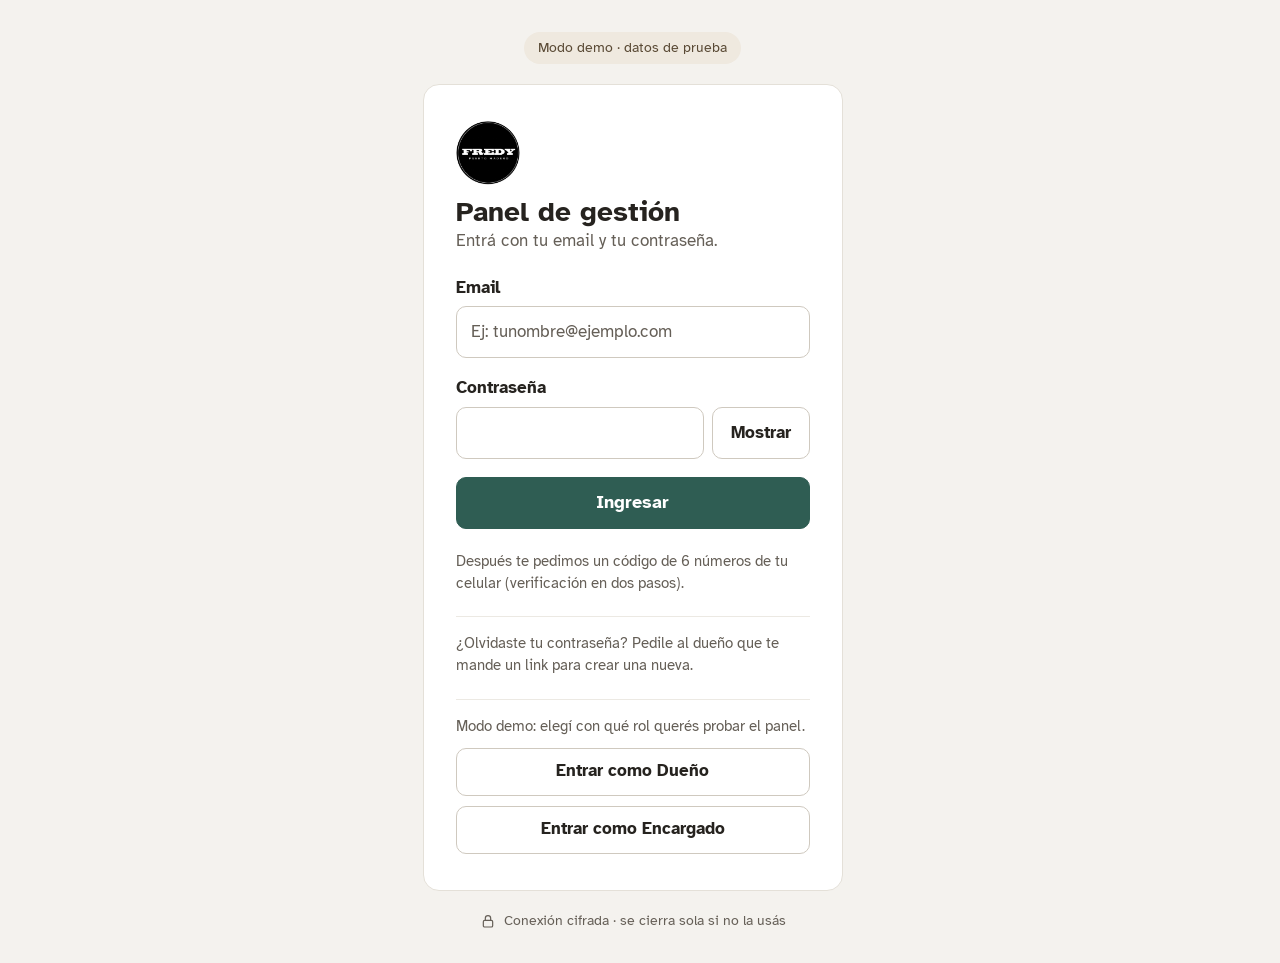
<file: index.html>
<!doctype html>
<html lang="es">
<head>
<meta charset="utf-8">
<meta name="viewport" content="width=device-width, initial-scale=1">
<meta name="robots" content="noindex, nofollow">
<meta name="referrer" content="no-referrer">
<title>Ingresar · Panel Fredy</title>
<link rel="icon" type="image/svg+xml" href="img/favicon.svg">
<link rel="icon" type="image/png" sizes="48x48" href="img/favicon.png">
<link rel="apple-touch-icon" href="img/apple-touch-icon.png">
<link rel="preconnect" href="https://fonts.googleapis.com">
<link rel="preconnect" href="https://fonts.gstatic.com" crossorigin>
<link rel="stylesheet" href="https://fonts.googleapis.com/css2?family=Atkinson+Hyperlegible:wght@400;700&amp;display=swap">
<link rel="stylesheet" href="css/tokens.css">
<link rel="stylesheet" href="css/base.css">
<link rel="stylesheet" href="css/components.css">
<link rel="stylesheet" href="css/layout.css">
<script src="js/arranque.js"></script>
<script type="module" src="js/login.js"></script>
</head>
<body>
<a class="skip" href="#ingreso">Ir al contenido</a>
<div class="login">
  <div class="demo solo" id="cinta" hidden>Modo demo · datos de prueba</div>

  <main class="login-card" id="ingreso">
    <div>
      <img class="login-logo" src="img/logo-fredy.jpg" alt="Fredy Puerto Madero" width="64" height="64">
      <h1>Panel de gestión</h1>
      <p class="muted">Entrá con tu email y tu contraseña.</p>
    </div>

    <form class="login-form" id="form-ingreso" novalidate>
      <div class="field">
        <label for="email">Email</label>
        <input class="input lg" id="email" name="email" type="email" placeholder="Ej: tunombre@ejemplo.com" autocomplete="username" required>
      </div>
      <div class="field">
        <label for="clave">Contraseña</label>
        <div class="input-row">
          <input class="input lg" id="clave" name="clave" type="password" autocomplete="current-password" required>
          <button class="btn" type="button" id="ver-clave" aria-controls="clave" aria-pressed="false">Mostrar</button>
        </div>
      </div>
      <p class="help" id="aviso-ingreso" role="alert" hidden></p>
      <button class="btn pri full lg" type="submit">Ingresar</button>
    </form>

    <p class="help">Después te pedimos un código de 6 números de tu celular (verificación en dos pasos).</p>
    <p class="help login-sep">¿Olvidaste tu contraseña? Pedile al dueño que te mande un link para crear una nueva.</p>

    <div class="login-demo" id="ingreso-demo" hidden>
      <p class="help">Modo demo: elegí con qué rol querés probar el panel.</p>
      <button class="btn full" type="button" data-rol="dueno">Entrar como Dueño</button>
      <button class="btn full" type="button" data-rol="encargado">Entrar como Encargado</button>
    </div>
  </main>

  <p class="lock">
    <svg viewBox="0 0 24 24" fill="none" stroke="currentColor" stroke-width="1.8" stroke-linecap="round" aria-hidden="true"><rect x="5" y="11" width="14" height="10" rx="2"/><path d="M8 11V8a4 4 0 0 1 8 0v3"/></svg>
    Conexión cifrada · se cierra sola si no la usás
  </p>
</div>
</body>
</html>
</file>
<file: css/tokens.css>
/* Tokens de diseño · copiados tal cual del brief (sección 3).
   Lo de abajo de "Derivados" sale de las tablas del brief, pasado a rem
   para que todo escale con el tamaño de letra de Ajustes (1rem = --fs-base). */
:root{
  /* Superficies */
  --bg:#F4F2EE;          /* fondo general */
  --surface:#FFFFFF;     /* tarjetas */
  --sidebar:#FBFAF8;     /* menú lateral */
  --border:#E4E0D8;      /* bordes de tarjetas */
  --divider:#ECE9E3;     /* separadores internos */
  --hover:#ECE9E3;
  /* Texto */
  --text:#26231F;
  --text-2:#3A362F;      /* secundario fuerte */
  --muted:#655F57;       /* ayudas y subtítulos (contraste AA sobre blanco y crema) */
  /* Acento */
  --accent:#2F5D53;      /* botón principal */
  --accent-hover:#264C44;
  --accent-soft:#E3ECE8; /* ítem de menú activo, etiqueta "confirmado/listo" */
  --accent-ink:#1F433B;  /* texto sobre accent-soft */
  /* Estados */
  --ok:#3E8E5A;          /* punto "abierto", interruptor encendido */
  --off:#B9B2A7;         /* interruptor apagado */
  --warn-soft:#F6EBD9; --warn-ink:#6B4A12;   /* "por confirmar" */
  --info-soft:#E6EEF6; --info-ink:#244A6B;   /* "en preparación" */
  --danger-ink:#8A3B2E;                       /* "sin stock" */
  /* Agregados para el cierre de emergencia (no estaban en el brief) */
  --danger-hover:#73301F; --danger-soft:#F6E4E0; --danger-border:#E3B9AF;
  --demo-soft:#EFE9DF; --demo-ink:#5A4A35;   /* cinta "boceto / demo" */
  --control-border:#CFC9BF;
  --select-soft:#F2F7F5;  /* opción marcada (días de show, tipo de cierre) */
  /* Forma */
  --r-sm:8px; --r:10px; --r-card:14px; --r-pill:999px;
  --h-control:48px;      /* alto mínimo de botones y campos */
  /* Tipografía */
  --font:'Atkinson Hyperlegible',system-ui,sans-serif;
  --fs-base:17px;        /* cambia con el tamaño de letra de Ajustes */

  /* Derivados (px del boceto ÷ 17) */
  --fs-h1:calc(30rem / 17);
  --fs-h2:calc(21rem / 17);
  --fs-big:calc(36rem / 17);
  --fs-estado:calc(26rem / 17);
  --fs-hora:calc(22rem / 17);
  --fs-code:calc(20rem / 17);
  --fs-help:calc(15rem / 17);
  --fs-label:calc(14rem / 17);
  --fs-brand:calc(21rem / 17);

  /* Movimiento: corto y firme (panel de trabajo, no marketing) */
  --ease-out:cubic-bezier(0.23, 1, 0.32, 1);
  --press:160ms;
}
</file>
<file: css/base.css>
/* Base: reset mínimo, tipografía y accesibilidad. */
*,*::before,*::after{box-sizing:border-box}

html{
  font-size:var(--fs-base);
  scrollbar-gutter:stable; /* el contenido no "salta" entre pantallas con y sin scroll */
  -webkit-text-size-adjust:100%;
  text-size-adjust:100%;
}
html[data-letra="grande"]{--fs-base:20px}
html[data-letra="muy-grande"]{--fs-base:24px}

body{
  margin:0;
  background:var(--bg);
  color:var(--text);
  font-family:var(--font);
  font-size:1rem;
  line-height:1.45;
  -webkit-font-smoothing:antialiased;
}

h1,h2,h3,p{margin:0}
h1{font-size:var(--fs-h1);font-weight:700;line-height:1.2}
h2{font-size:var(--fs-h2);font-weight:700;line-height:1.25}
/* El título recibe el foco al cambiar de sección (para lectores de pantalla); no es un
   control, así que no lleva recuadro. */
h1:focus,h1:focus-visible{outline:none}

a{color:var(--accent)}
@media (hover:hover) and (pointer:fine){ a:hover{color:var(--accent-ink)} }

img,svg{display:block;max-width:100%}
button,input,select,textarea{font:inherit;color:inherit}
/* Toque limpio en el celular: sin destello gris ni demora por doble toque */
a,button,label,summary,input{-webkit-tap-highlight-color:transparent;touch-action:manipulation}
/* Títulos parejos y párrafos sin una palabra sola en la última línea */
h1,h2,h3{text-wrap:balance}
p,.help{text-wrap:pretty}

/* Foco visible en todo lo que se toca con teclado */
:focus-visible{outline:3px solid var(--accent);outline-offset:2px}

.muted{color:var(--muted)}
.help{font-size:var(--fs-help);color:var(--muted)}

.sr-only{
  position:absolute;width:1px;height:1px;padding:0;margin:-1px;
  overflow:hidden;clip:rect(0,0,0,0);white-space:nowrap;border:0;
}

/* "Ir al contenido" */
.skip{
  position:absolute;left:12px;top:-100px;z-index:100;
  background:var(--text);color:#fff;font-weight:700;
  padding:12px 18px;border-radius:var(--r);text-decoration:none;
}
.skip:focus{top:12px;color:#fff}

/* Movimiento reducido: se sacan los desplazamientos y escalas, pero se mantienen los
   fundidos y cambios de color, que ayudan a entender qué cambió. */
@media (prefers-reduced-motion:reduce){
  *,*::before,*::after{animation-duration:0ms !important;scroll-behavior:auto !important}
  .btn:active,.tab:active,.opt:active,.acceso:active,.demo-side button:active,.radio-card:active,.dia-check:active,
  .toast,.toast.out,.dialog[open],.row.editando{transform:none !important}
  .switch i::after{transition-duration:0ms !important}
}
</file>
<file: css/components.css>
/* Componentes (brief, sección 4). Medidas del boceto pasadas a rem. */

/* ---------- Tarjeta ---------- */
.card{
  background:var(--surface);
  border:1px solid var(--border);
  border-radius:var(--r-card);
  padding:calc(22rem / 17);
}
.card.flush{padding:0}
.card.stack{display:flex;flex-direction:column;gap:calc(14rem / 17)}

/* ---------- Botón ---------- */
.btn{
  display:inline-flex;align-items:center;justify-content:center;gap:8px;
  min-height:max(var(--h-control), calc(48rem / 17));
  padding:0 calc(18rem / 17);
  border-radius:var(--r);
  border:1px solid var(--control-border);
  background:var(--surface);
  color:var(--text);
  font-weight:700;line-height:1.2;text-align:center;text-decoration:none;
  cursor:pointer;
  transition:transform var(--press) var(--ease-out), background-color 150ms ease, border-color 150ms ease;
  -webkit-tap-highlight-color:transparent;
}
.btn:active{transform:scale(0.97)}
.btn.pri{background:var(--accent);border-color:var(--accent);color:#fff}
.btn.full{width:100%}
.btn.lg{min-height:max(52px, calc(52rem / 17));font-size:calc(18rem / 17)}
.btn svg{flex:none;width:1.2em;height:1.2em}
@media (hover:hover) and (pointer:fine){
  .btn:hover{background:var(--bg);color:var(--text)}
  .btn.pri:hover{background:var(--accent-hover);border-color:var(--accent-hover);color:#fff}
}
.btn-row{display:flex;flex-wrap:wrap;gap:10px;align-items:center}

/* ---------- Pestaña (píldora) ---------- */
.tabs{display:flex;flex-wrap:wrap;gap:8px}
.tab{
  min-height:max(44px, calc(44rem / 17));
  padding:0 calc(16rem / 17);
  border-radius:var(--r-pill);
  border:1px solid var(--control-border);
  background:var(--surface);
  color:var(--text-2);
  cursor:pointer;
  transition:transform var(--press) var(--ease-out);
}
.tab:active{transform:scale(0.97)}
.tab.on{background:var(--text);border-color:var(--text);color:#fff;font-weight:700}
@media (hover:hover) and (pointer:fine){ .tab:not(.on):hover{background:var(--bg)} }

/* ---------- Campo ---------- */
.field{display:flex;flex-direction:column;gap:calc(6rem / 17)}
.field > label,.label{font-weight:700}
.input{
  width:100%;
  min-height:max(var(--h-control), calc(48rem / 17));
  padding:0 calc(14rem / 17);
  border:1px solid var(--control-border);
  border-radius:var(--r);
  background:var(--surface);
  color:var(--text);
}
.input.lg{min-height:max(52px, calc(52rem / 17))}
.input::placeholder{color:var(--muted);opacity:1}
.input-row{display:flex;gap:8px}
.input-row .input{flex:1;min-width:0}

/* ---------- Interruptor (siempre con texto al lado) ---------- */
.switch{
  display:inline-flex;align-items:center;gap:10px;
  min-height:max(var(--h-control), calc(48rem / 17));
  padding:0 4px;border:0;background:none;cursor:pointer;
  font-size:var(--fs-help);color:var(--text-2);text-align:left;
}
.switch i{
  position:relative;flex:none;width:46px;height:26px;border-radius:var(--r-pill);
  background:var(--off);transition:background-color 180ms ease;
}
.switch i::after{
  content:"";position:absolute;top:3px;left:3px;width:20px;height:20px;border-radius:50%;
  background:#fff;box-shadow:0 1px 2px rgb(0 0 0 / .18);
  transition:transform 180ms var(--ease-out);
}
.switch[aria-checked="true"] i{background:var(--ok)}
.switch[aria-checked="true"] i::after{transform:translateX(20px)}
.switch[aria-checked="false"] .switch-txt{color:var(--danger-ink);font-weight:700}
.switch.plain[aria-checked="false"] .switch-txt{color:inherit;font-weight:400}

/* ---------- Etiqueta de estado ---------- */
.tag{
  display:inline-flex;align-items:center;
  font-size:var(--fs-label);font-weight:700;line-height:1.2;
  padding:5px 11px;border-radius:var(--r-pill);
  background:var(--divider);color:var(--text-2);
  white-space:nowrap;
}
.tag.warn{background:var(--warn-soft);color:var(--warn-ink)}
.tag.info{background:var(--info-soft);color:var(--info-ink)}
.tag.ok{background:var(--accent-soft);color:var(--accent-ink)}

/* ---------- Cinta demo ---------- */
.demo{
  display:inline-flex;align-items:center;gap:10px;flex-wrap:wrap;
  background:var(--demo-soft);color:var(--demo-ink);
  font-size:var(--fs-label);
  padding:6px 6px 6px 14px;border-radius:var(--r-pill);
}
.demo.solo{padding:6px 14px}
.demo button{
  min-height:36px;padding:0 12px;border-radius:var(--r-pill);
  border:1px solid currentColor;background:transparent;color:inherit;
  font-size:var(--fs-label);font-weight:700;cursor:pointer;
  transition:transform var(--press) var(--ease-out);
}
.demo button:active{transform:scale(0.97)}

/* ---------- Filas dentro de una tarjeta ---------- */
.row{
  display:flex;flex-wrap:wrap;align-items:center;gap:calc(16rem / 17);
  padding:calc(18rem / 17) calc(22rem / 17);
  border-top:1px solid var(--divider);
}
.row:first-child{border-top:0}
.li{
  display:flex;flex-wrap:wrap;align-items:center;justify-content:space-between;gap:12px;
  padding:calc(14rem / 17) 0;border-top:1px solid var(--divider);
}

/* ---------- Punto de estado ---------- */
.dot{flex:none;width:.82em;height:.82em;border-radius:50%;background:var(--ok)}
.dot.hollow{background:transparent;border:2px solid var(--muted)}

/* ---------- Avisos (toast) ---------- */
.toasts{
  position:fixed;z-index:50;left:50%;bottom:20px;transform:translateX(-50%);
  display:flex;flex-direction:column;gap:8px;align-items:center;
  width:min(520px, calc(100% - 32px));pointer-events:none;
}
.toast{
  pointer-events:auto;
  background:var(--text);color:#fff;
  padding:14px 18px;border-radius:var(--r);
  box-shadow:0 6px 20px rgb(0 0 0 / .18);
  opacity:1;transform:translateY(0);
  transition:opacity 220ms var(--ease-out), transform 220ms var(--ease-out);
}
@starting-style{ .toast{opacity:0;transform:translateY(12px)} }
.toast.out{opacity:0;transform:translateY(8px);transition-duration:150ms}

/* ---------- Confirmación (diálogo) ---------- */
.dialog{
  border:1px solid var(--border);border-radius:var(--r-card);
  padding:calc(24rem / 17);width:min(440px, calc(100% - 32px));
  background:var(--surface);color:var(--text);
}
.dialog::backdrop{background:rgb(38 35 31 / .45)}
.dialog[open]{
  opacity:1;transform:scale(1);
  transition:opacity 200ms var(--ease-out), transform 200ms var(--ease-out);
}
@starting-style{ .dialog[open]{opacity:0;transform:scale(0.96)} }
.dialog p{margin:8px 0 20px}

/* =========================================================
   Piezas de cada pantalla (mismas medidas que el boceto)
   ========================================================= */
.text-2{color:var(--text-2)}
.sub{margin-top:4px}
.mb{margin-bottom:6px}
.link{
  display:inline;min-height:0;padding:0;border:0;background:none;cursor:pointer;
  color:var(--accent);font-weight:700;text-decoration:underline;text-underline-offset:3px;
}

/* Inicio */
.estado{display:flex;flex-wrap:wrap;align-items:center;justify-content:space-between;gap:20px}
.estado-info{display:flex;flex-direction:column;gap:6px}
.kicker{font-size:var(--fs-help);font-weight:400;color:var(--muted)}
.estado-grande{display:flex;align-items:center;gap:10px;font-size:var(--fs-estado);font-weight:700;line-height:1.2}
.estado-grande .dot{width:.54em;height:.54em}
.pausa{
  display:flex;flex-wrap:wrap;align-items:center;justify-content:space-between;gap:12px;
  padding-top:calc(14rem / 17);border-top:1px solid var(--divider);
}
.pausa-estado{display:flex;flex-wrap:wrap;align-items:center;gap:8px 10px}
.accesos{display:grid;grid-template-columns:repeat(auto-fit, minmax(min(240px, 100%), 1fr));gap:16px}
.acceso{
  display:flex;flex-direction:column;gap:6px;color:var(--text);text-decoration:none;
  transition:transform var(--press) var(--ease-out), border-color 150ms ease;
}
.acceso:active{transform:scale(0.98)}
.numero{font-size:var(--fs-big);font-weight:700;line-height:1.1}
.acceso-link{color:var(--accent);font-weight:700}
@media (hover:hover) and (pointer:fine){ .acceso:hover{border-color:var(--control-border);color:var(--text)} }

/* Carta */
.barra{display:flex;flex-wrap:wrap;gap:12px;align-items:center}
.barra-buscar{flex:1 1 260px}
.lista-cab{
  display:flex;justify-content:space-between;gap:12px;
  padding:calc(14rem / 17) calc(22rem / 17);font-size:var(--fs-help);color:var(--muted);
}
.lista-cab + .row{border-top:1px solid var(--divider)}
.thumb{flex:none;width:64px;height:48px;border-radius:var(--r-sm);background:#EDE7DD}
.plato-info{flex:1 1 220px;min-width:0}
.plato-nombre{font-weight:700}
.plato-precio{font-weight:700;min-width:calc(100rem / 17)}
.row.editando{background:#F7FAF8;flex-direction:column;flex-wrap:nowrap;align-items:stretch;gap:14px}
.editando-t{font-size:var(--fs-help);color:var(--accent);font-weight:700}
.grid-2{display:grid;grid-template-columns:repeat(auto-fit, minmax(min(200px, 100%), 1fr));gap:14px}
.empuja{margin-left:auto}
.secundario{padding-top:12px;border-top:1px solid var(--divider)}
.btn.peligro{color:var(--danger-ink)}
.prev{border:1px dashed var(--control-border);border-radius:var(--r);background:var(--surface);padding:14px}
.prev-titulo{font-size:var(--fs-label);font-weight:700;color:var(--muted);margin-bottom:10px}
.prev-plato{display:flex;flex-wrap:wrap;align-items:center;gap:14px}
.prev-texto{flex:1 1 200px;min-width:0}
.prev-nombre{font-weight:700}
.prev-desc{font-size:var(--fs-help);color:var(--muted)}
.prev-precio{font-weight:700}

/* Pedidos para retirar */
.recepcion{display:flex;flex-wrap:wrap;align-items:center;justify-content:space-between;gap:14px;padding:calc(20rem / 17)}
.pasos{display:flex;flex-wrap:wrap;gap:10px 18px;align-items:center;margin:0;padding:4px 2px;list-style:none}
.paso{display:flex;align-items:center;gap:8px;font-size:var(--fs-help)}
.paso:not(:last-child)::after{content:"→";margin-left:10px;color:var(--off)}
.paso i{
  width:1.75em;height:1.75em;border-radius:50%;flex:none;
  display:inline-flex;align-items:center;justify-content:center;
  font-style:normal;font-weight:700;font-size:.87em;background:var(--divider);color:var(--text-2);
}
.pedidos{display:flex;flex-direction:column;gap:20px}
.pedido{padding:calc(20rem / 17);gap:12px}
.pedido.pendiente{border-color:#E6CFA2}
.pedido-cab{display:flex;flex-wrap:wrap;justify-content:space-between;gap:10px;align-items:center}
.pedido-id{display:flex;flex-wrap:wrap;gap:10px;align-items:center}
.codigo{font-size:var(--fs-code)}
.ayuda-warn{background:#FBF6EC;border-radius:var(--r);padding:12px;font-size:var(--fs-help);color:#4A3D2C}

/* Reservas */
.dia{display:flex;flex-wrap:wrap;align-items:center;justify-content:space-between;gap:14px;padding:calc(16rem / 17) calc(20rem / 17)}
.dia-nav{display:flex;align-items:center;gap:10px;max-width:100%}
.dia-nav .btn{flex:none}
.dia-txt{display:flex;flex-direction:column;align-items:center;text-align:center;flex:1 1 auto;min-width:0;width:calc(170rem / 17)}
.dia-txt b{font-size:var(--fs-code)}
.dia-resumen{display:flex;flex-wrap:wrap;gap:6px 18px;align-items:center}
.dia-resumen .switch{font-size:1rem;color:var(--text)}
.page > .demo{align-self:flex-start}
.hora{font-size:var(--fs-hora);font-weight:700;min-width:calc(70rem / 17)}
.reserva-info{flex:1 1 220px;min-width:0}
.row[role="listitem"]{padding-top:calc(16rem / 17);padding-bottom:calc(16rem / 17)}
[role="list"] > .row:first-child{border-top:0}

/* Horarios */
.tabla{width:100%;border-collapse:collapse;margin-top:10px}
.tabla th,.tabla td{text-align:left;padding:12px 0;border-top:1px solid var(--divider)}
.tabla thead th{border-top:0;font-size:var(--fs-help);color:var(--muted);font-weight:400}
.tabla tbody th{font-weight:700}

/* Ajustes */
.opts{display:flex;flex-wrap:wrap;gap:12px}
.opt{
  flex:1 1 160px;display:flex;flex-direction:column;align-items:center;justify-content:center;gap:6px;
  min-height:calc(120rem / 17);padding:18px 12px;border-radius:12px;
  border:2px solid var(--border);background:var(--surface);color:var(--text);cursor:pointer;
  transition:transform var(--press) var(--ease-out), border-color 150ms ease, background-color 150ms ease;
}
.opt:active{transform:scale(0.97)}
.opt.on{border-color:var(--accent);background:var(--select-soft)}
.opt-aa{font-weight:700;line-height:1}
.opt-label{font-weight:700}
@media (hover:hover) and (pointer:fine){ .opt:not(.on):hover{border-color:var(--off)} }
.muestra{background:#F7F6F3;border-radius:12px;padding:18px;line-height:1.45}
.muestra-t{font-weight:700}

/* Cierre de emergencia */
h3{margin:0;font-size:calc(17rem / 17);font-weight:700}
.stack-sm{display:flex;flex-direction:column;gap:8px}
.btn.danger{background:var(--danger-ink);border-color:var(--danger-ink);color:#fff}
.btn.danger-line{color:var(--danger-ink);border-color:var(--danger-border)}
@media (hover:hover) and (pointer:fine){
  .btn.danger:hover{background:var(--danger-hover);border-color:var(--danger-hover);color:#fff}
  .btn.danger-line:hover{background:var(--danger-soft);color:var(--danger-ink)}
}
.dialog-lg{width:min(560px, calc(100% - 32px));max-height:calc(100dvh - 32px);overflow:auto}
.dialog .stack{display:flex;flex-direction:column;gap:20px}
.dialog .sub{margin:4px 0 0}
.fs{border:0;margin:0;padding:0;min-width:0}
.fs legend{font-weight:700;padding:0;margin-bottom:10px}
.radio-cards{display:grid;grid-template-columns:repeat(auto-fit, minmax(min(200px, 100%), 1fr));gap:10px}
.radio-card{
  display:flex;align-items:center;gap:10px;min-height:max(52px, calc(52rem / 17));
  padding:0 14px;border:2px solid var(--border);border-radius:var(--r);cursor:pointer;
  transition:transform var(--press) var(--ease-out), border-color 150ms ease, background-color 150ms ease;
}
.radio-card:active{transform:scale(0.98)}
.radio-card input,.check input{width:20px;height:20px;flex:none;accent-color:var(--accent);margin:0}
.radio-card:has(input:checked){border-color:var(--accent);background:var(--select-soft);font-weight:700}
.radio-card:has(input:focus-visible){outline:3px solid var(--accent);outline-offset:2px}
.cartel-web{
  background:var(--danger-soft);color:var(--danger-ink);border:1px solid var(--danger-border);
  border-radius:var(--r);padding:12px 14px;font-weight:700;
}
.lista-simple{margin:0;padding-left:20px;line-height:1.7}
.check{display:flex;align-items:center;gap:10px;min-height:max(48px, calc(48rem / 17));cursor:pointer;font-weight:700}
.detalle summary{cursor:pointer;color:var(--accent);font-weight:700;min-height:44px;display:flex;align-items:center}
.mensaje{background:var(--bg);border-radius:var(--r);padding:12px 14px;font-size:var(--fs-help);color:var(--text-2)}
.banner-em{
  display:flex;flex-wrap:wrap;align-items:center;justify-content:space-between;gap:14px;
  background:var(--danger-soft);border:1px solid var(--danger-border);border-radius:var(--r-card);
  padding:calc(16rem / 17) calc(20rem / 17);color:var(--danger-ink);
}
.banner-em-txt{display:flex;flex-direction:column;gap:2px;flex:1 1 320px;min-width:0}
.banner-em-txt span{color:var(--text-2)}
.banner-em-txt .banner-em-alerta{color:var(--danger-ink);font-weight:700}
.estado-grande .dot.danger{background:var(--danger-ink)}

/* Carta: subtítulos dentro de Bodega */
.grupo-cab{
  padding:calc(12rem / 17) calc(22rem / 17);background:var(--bg);
  border-top:1px solid var(--divider);font-weight:700;color:var(--text-2);font-size:var(--fs-help);
}

/* Inicio: botón de cierre de emergencia (arriba a la derecha) */
.btn-em{box-shadow:0 1px 0 var(--danger-hover);padding:0 calc(20rem / 17)}
.btn-em svg{width:1.25em;height:1.25em}
@media (max-width:560px){ .btn-em{width:100%} }

/* Cinta demo dentro del menú lateral */
.demo-side{
  display:flex;flex-direction:column;align-items:flex-start;gap:8px;flex-basis:100%;
  background:var(--demo-soft);color:var(--demo-ink);border-radius:var(--r);
  padding:10px 12px;font-size:var(--fs-label);
}
.demo-side button{
  min-height:var(--h-control);padding:0 16px;border-radius:var(--r-pill);
  border:1px solid currentColor;background:transparent;color:inherit;
  font-size:var(--fs-label);font-weight:700;cursor:pointer;
  transition:transform var(--press) var(--ease-out);
}
.demo-side button:active{transform:scale(0.97)}
@media (hover:hover) and (pointer:fine){ .demo-side button:hover{background:rgb(90 74 53 / .08)} }

/* =========================================================
   Pulido (criterios de diseño de interacción)
   ========================================================= */

/* Números que no bailan: precios, horas y contadores con cifras del mismo ancho */
.plato-precio,.prev-precio,.numero,.hora,.codigo,.tabla td,.dia-resumen,.estado-info .text-2{
  font-variant-numeric:tabular-nums;
}
.plato-precio{text-align:right}

/* Interruptor: la bolita se estira un poco al apretar, como un interruptor físico */
.switch i::after{transition:transform 180ms var(--ease-out), width 160ms var(--ease-out)}
.switch:active i::after{width:24px}
.switch[aria-checked="true"]:active i::after{transform:translateX(16px)}

/* Menú: respuesta inmediata al tocar (se usa muchas veces por día: sin animación) */
.nav a:active{background:var(--hover)}

/* Edición de un plato: aparece con un fundido corto en vez de "saltar" */
.row.editando{transition:opacity 200ms var(--ease-out), transform 200ms var(--ease-out)}
@starting-style{ .row.editando{opacity:0;transform:translateY(-4px)} }

/* Ventanas: el fondo oscuro también entra con fundido */
.dialog::backdrop{transition:opacity 200ms ease}
@starting-style{ .dialog[open]::backdrop{opacity:0} }

/* Foco del botón rojo en su propio color */
.btn.danger:focus-visible{outline-color:var(--danger-ink)}

/* Escritorio: el menú lateral queda fijo al bajar, así siempre está a mano */
@media (min-width:821px){
  .side{position:sticky;top:0;align-self:flex-start;height:100vh;height:100dvh;overflow-y:auto;scrollbar-width:thin}
}

/* =========================================================
   Ajustes tras la revisión visual del informe (03/11/2026)
   ========================================================= */

/* "Reiniciar datos" a todo el ancho de la cinta: con letra grande no se parte feo */
.demo-side button{width:100%;border-radius:var(--r)}

@media (max-width:820px){
  /* Celular: la cinta demo en una sola fila para que el menú ocupe menos alto */
  .demo-side{flex-direction:row;align-items:center;justify-content:space-between;flex-wrap:wrap;gap:8px 12px}
  .demo-side button{width:auto}
}

@media (max-width:560px){
  /* Pausas: "Pausar:" arriba y los tres botones en una fila pareja */
  .pausa > .btn-row,.recepcion > .btn-row{display:grid;grid-template-columns:repeat(3, minmax(0, 1fr));width:100%}
  .pausa > .btn-row > .help,.recepcion > .btn-row > .help{grid-column:1 / -1}
  .pausa > .btn-row .btn,.recepcion > .btn-row .btn{padding:0 8px}

  /* Pasos del pedido: grilla de 2 × 2 sin flechas colgando */
  .pasos{display:grid;grid-template-columns:repeat(2, minmax(0, 1fr));gap:10px}
  .paso:not(:last-child)::after{content:none}

  /* Botones de acción de cada tarjeta: mismo ancho, a todo lo ancho */
  .estado .btn-row,.pedido .btn-row,.estado .btn-row .btn,.pedido .btn-row .btn{width:100%}
  .estado .btn-row .btn,.pedido .btn-row .btn{flex:1 1 100%}
}

/* =========================================================
   Fase 3: formularios, errores y estados de las acciones
   ========================================================= */
.error{font-size:var(--fs-help);color:var(--danger-ink);font-weight:700}
.input[aria-invalid="true"]{border-color:var(--danger-ink);box-shadow:0 0 0 1px var(--danger-ink)}
select.input{appearance:auto;cursor:pointer}
.form-inline{border-top:1px solid var(--divider);padding-top:16px}
.card.form-inline{border-top:1px solid var(--border);padding-top:calc(22rem / 17)}
.estado .form-inline{flex-basis:100%}
.invitar{margin:6px 0 10px}

/* Fotos de platos */
img.thumb{object-fit:cover;display:block}
.prev-thumb{flex:none}

/* Pedidos */
.ayuda-warn.urgente{background:var(--warn-soft);color:var(--warn-ink);border:1px solid #E6CFA2}
.pedido.cerrado{background:var(--sidebar)}

/* Reservas */
.row.reserva{position:relative}
.row.cancelada{opacity:.75}
.row.cancelada .hora,.row.cancelada .reserva-info b{text-decoration:line-through;text-decoration-thickness:1px}
.vino{align-items:center}
.vino-t{font-weight:700;color:var(--text-2)}
.reserva-detalle{
  flex-basis:100%;display:flex;flex-wrap:wrap;align-items:flex-end;justify-content:space-between;gap:12px;
  background:var(--bg);border-radius:var(--r);padding:12px 16px;
}
.datos{display:grid;grid-template-columns:auto 1fr;gap:4px 16px;margin:0}
.datos dt{color:var(--muted)}
.datos dd{margin:0;font-weight:700;overflow-wrap:anywhere}
.tag.espacio{margin-left:8px}

/* Foco en tarjetas que reciben el foco tras una acción (no son controles) */
[data-foco]:focus{outline:none}
[data-foco]:focus-visible{outline:3px solid var(--accent);outline-offset:2px}

/* Etiqueta neutra (No vino, Cancelada, Retirado, No llegó): borde marcado para que se distinga */
.tag.neutro{background:var(--surface);color:var(--text);border:2px solid var(--muted);padding:3px 9px}

/* Botón "Vista del cliente" en el menú lateral */
.vista-cliente .btn.vista{width:100%;justify-content:flex-start;gap:12px;padding:0 14px;color:var(--accent-ink);border-color:var(--control-border)}
.vista-cliente .btn.vista svg{width:22px;height:22px}
@media (max-width:820px){ .vista-cliente .btn.vista{justify-content:center} }

/* Shows */
.dias-check{display:flex;flex-wrap:wrap;gap:8px}
.dia-check{
  display:inline-flex;align-items:center;gap:8px;min-height:max(48px, calc(48rem / 17));
  padding:0 14px;border:2px solid var(--border);border-radius:var(--r);cursor:pointer;font-weight:700;
  transition:transform var(--press) var(--ease-out), border-color 150ms ease, background-color 150ms ease;
}
.dia-check:active{transform:scale(0.97)}
@media (hover:hover) and (pointer:fine){
  .radio-card:not(:has(input:checked)):hover,.dia-check:not(:has(input:checked)):hover{border-color:var(--control-border)}
}
.dia-check input{width:20px;height:20px;margin:0;accent-color:var(--accent)}
.dia-check:has(input:checked){border-color:var(--accent);background:var(--select-soft)}
.dia-check:has(input:focus-visible){outline:3px solid var(--accent);outline-offset:2px}
.noches-hora{max-width:calc(220rem / 17)}
.cartel-noches{background:var(--bg);border-radius:var(--r);padding:12px 14px;font-weight:700}
.show-fecha{display:flex;flex-direction:column;min-width:calc(90rem / 17);font-variant-numeric:tabular-nums}
.show-fecha b{font-size:var(--fs-code)}
/* Shows pasados: fondo apagado en vez de transparencia, para no bajar el contraste del texto */
.row.pasado{background:var(--sidebar)}
textarea.input.area{min-height:calc(96rem / 17);padding:12px 14px;resize:vertical;line-height:1.4}
</file>
<file: css/layout.css>
/* Layout: ingreso centrado y panel con menú lateral (230px) + contenido (máx. 960px). */

/* ---------- Ingreso ---------- */
.login{
  min-height:100vh;min-height:100dvh;
  display:flex;flex-direction:column;align-items:center;justify-content:center;
  gap:20px;padding:32px 16px;
}
.login-card{
  width:100%;max-width:420px;
  background:var(--surface);border:1px solid var(--border);border-radius:16px;
  padding:calc(36rem / 17) calc(32rem / 17);
  display:flex;flex-direction:column;gap:calc(22rem / 17);
}
.login-card h1{font-size:calc(28rem / 17);margin-top:10px}
.login-logo{width:calc(64rem / 17);height:calc(64rem / 17);border-radius:50%}
.login-form{display:flex;flex-direction:column;gap:calc(18rem / 17)}
.login-sep{border-top:1px solid var(--divider);padding-top:calc(16rem / 17)}
.login-demo{display:flex;flex-direction:column;gap:10px;border-top:1px solid var(--divider);padding-top:calc(16rem / 17)}
.lock{display:flex;align-items:center;gap:8px;font-size:var(--fs-label);color:var(--muted)}
.lock svg{width:16px;height:16px}

/* ---------- Panel ---------- */
.shell{display:flex;flex-wrap:wrap;min-height:100vh;min-height:100dvh}

.side{
  flex:1 1 calc(230rem / 17); /* 230px con letra Normal; crece con Grande y Muy grande */
  background:var(--sidebar);
  border-right:1px solid var(--border);
  padding:24px 14px;
  display:flex;flex-direction:column;gap:24px;
}
.brand{display:flex;align-items:center;gap:12px;padding:0 6px}
.brand img{flex:none;width:calc(40rem / 17);height:calc(40rem / 17);border-radius:50%}
.brand-name{font-weight:700;font-size:var(--fs-brand);line-height:1.15}
.brand-sub{font-size:var(--fs-help);color:var(--muted);line-height:1.2}

.nav{display:flex;flex-direction:column;gap:4px}
.nav a{
  display:flex;align-items:center;gap:12px;
  min-height:max(48px, calc(48rem / 17));padding:0 14px;
  border-radius:var(--r);color:var(--text-2);text-decoration:none;
}
.nav a svg{flex:none;width:22px;height:22px}
.nav a[aria-current="page"]{background:var(--accent-soft);color:var(--accent-ink);font-weight:700}
@media (hover:hover) and (pointer:fine){
  .nav a:not([aria-current="page"]):hover{background:var(--hover);color:var(--text)}
}

.me{
  margin-top:auto;padding:14px 6px 0;border-top:1px solid var(--border);
  display:flex;flex-direction:column;gap:10px;font-size:var(--fs-help);
}
.me .btn{justify-content:flex-start}

.main{flex:999 1 560px;min-width:0;padding:32px}
.page{max-width:960px;display:flex;flex-direction:column;gap:20px}
.page.narrow{max-width:880px}
.page-head{display:flex;flex-wrap:wrap;justify-content:space-between;align-items:center;gap:12px}
.page-head p{margin-top:4px;color:var(--muted)}

/* Celular: el menú se apila arriba y sus ítems pasan a una grilla de 2 columnas
   para que el contenido no quede tan abajo. */
@media (max-width:820px){
  .side{flex-basis:100%;border-right:0;border-bottom:1px solid var(--border);padding:16px;gap:14px}
  .nav{display:grid;grid-template-columns:repeat(auto-fill, minmax(min(150px, 100%), 1fr))}
  .nav a{padding:0 12px}
  .me{margin-top:0;padding-top:12px;flex-direction:row;flex-wrap:wrap;align-items:center;justify-content:space-between}
  .main{padding:20px 16px 32px}
}
</file>
